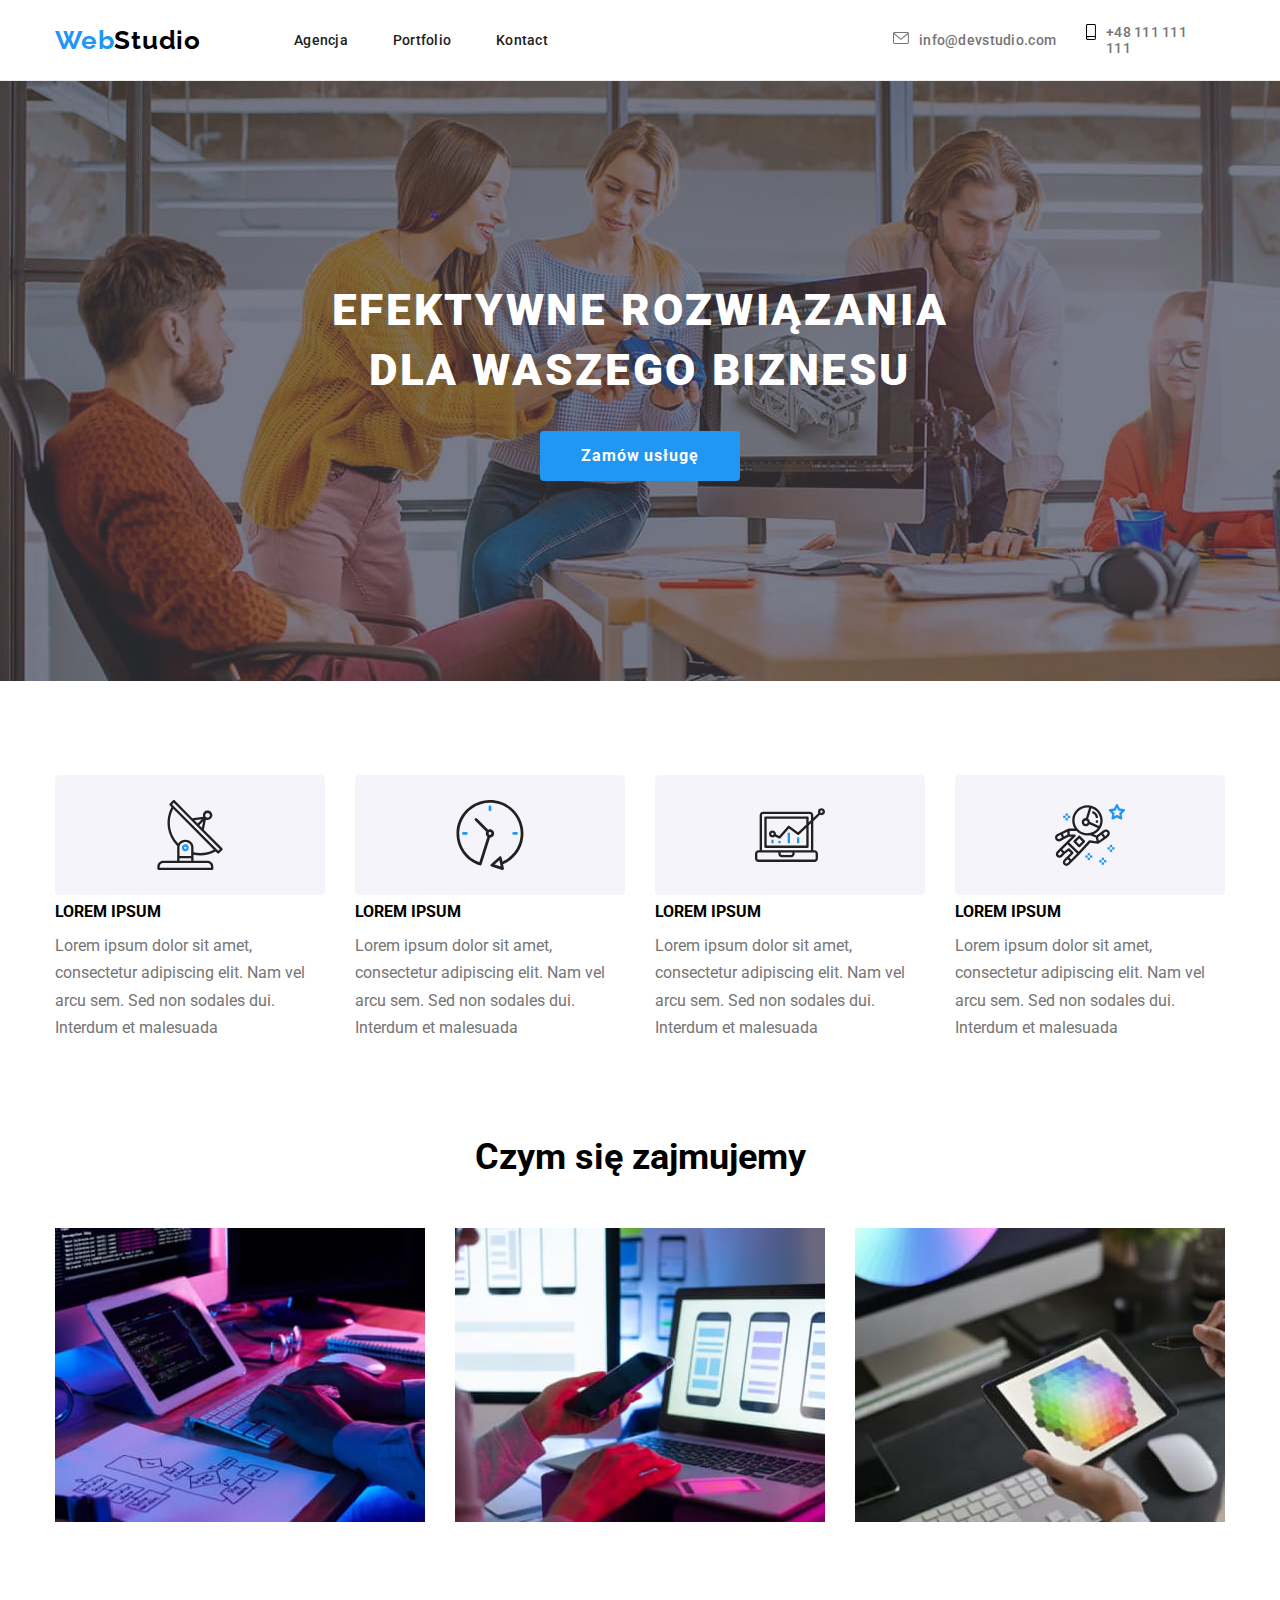
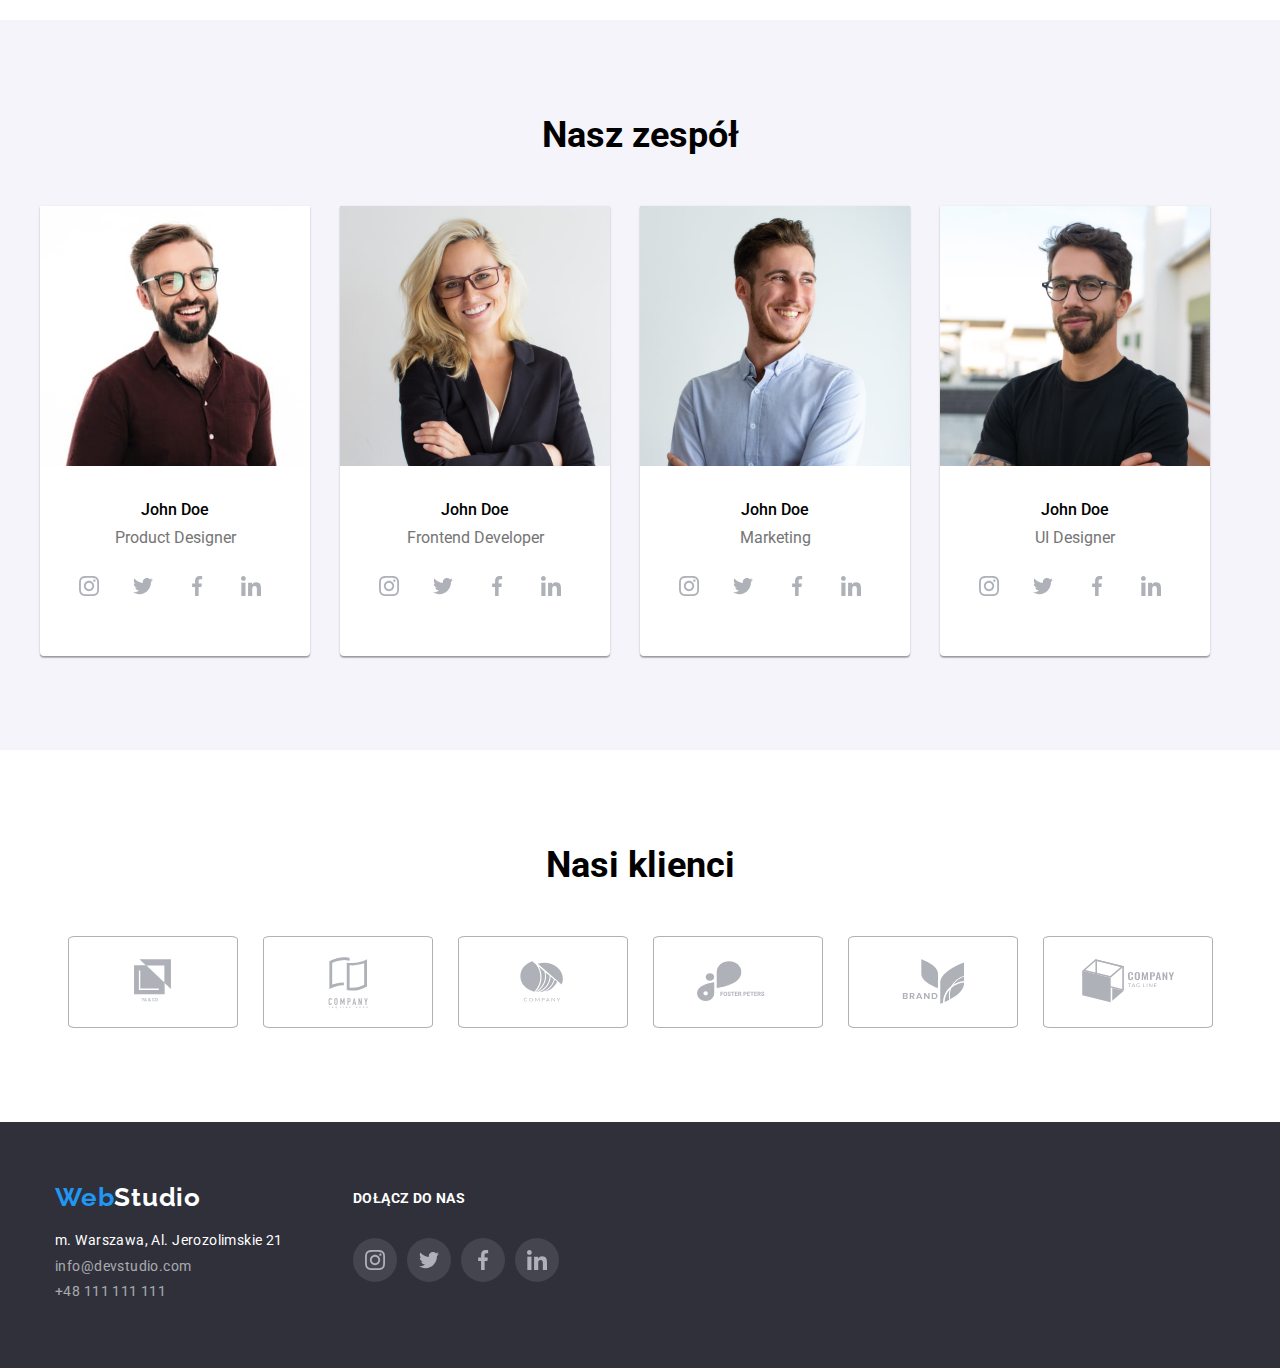
<file: index.html>
<!DOCTYPE html>
<html lang="pl">
  <head>
    <link
      rel="stylesheet"
      href="https://cdnjs.cloudflare.com/ajax/libs/modern-normalize/1.0.0/modern-normalize.min.css"
    />
    <link href="./css/styles.css" rel="stylesheet" />
    <link rel="preconnect" href="https://fonts.googleapis.com" />
    <link rel="preconnect" href="https://fonts.gstatic.com" crossorigin />
    <link
      href="https://fonts.googleapis.com/css2?family=Raleway:wght@700&family=Roboto:wght@400;500;700;900&display=swap"
      rel="stylesheet"
    />

    <title>Webstudio</title>
  </head>
  <body>
    <header class="header">
      <div class="container">
        <a class="logo-link" href="./index.html"
          ><span class="title">Web</span>Studio</a
        >
        <nav class="navigation">
          <ul class="list1">
            <li><a class="list1-link" href="#">Agencja</a></li>
            <li><a class="list1-link" href="./portfolio.html">Portfolio</a></li>
            <li><a class="list1-link" href="#">Kontact</a></li>
          </ul>
        </nav>
        <ul class="adres-list">
          <li>
            <a class="mail" href="mailto:info@devstudio.com">
              <svg class="envelope" height="12" width="16">
                <use href="./images/icons.svg#envelope"></use></svg
              >info@devstudio.com</a
            >
          </li>
          <li>
            <a class="phone" href="tel:+48111111111"
              ><svg class="smartphone" height="16" width="10">
                <use href="./images/icons.svg#smartphone"></use></svg
              >+48 111 111 111</a
            >
          </li>
        </ul>
      </div>
    </header>
    <main>
      <section class="section">
        <div class="section1">
          <h1 class="headline1">
            EFEKTYWNE ROZWIĄZANIA<br />
            DLA WASZEGO BIZNESU
          </h1>
          <button class="button1" type="button">Zamów usługę</button>
        </div>
      </section>
      <section class="container section">
        <ul class="list2">
          <li>
            <svg height="120" width="270">
              <use href="./images/icons.svg#group"></use>
            </svg>
            <h4 class="headline4">LOREM IPSUM</h4>
            <p>
              Lorem ipsum dolor sit amet, consectetur adipiscing elit. Nam vel
              arcu sem. Sed non sodales dui. Interdum et malesuada
            </p>
          </li>
          <li>
            <svg height="120" width="270">
              <use href="./images/icons.svg#group1"></use>
            </svg>
            <h4 class="headline4">LOREM IPSUM</h4>
            <p>
              Lorem ipsum dolor sit amet, consectetur adipiscing elit. Nam vel
              arcu sem. Sed non sodales dui. Interdum et malesuada
            </p>
          </li>
          <li>
            <svg height="120" width="270">
              <use href="./images/icons.svg#group2"></use>
            </svg>
            <h4 class="headline4">LOREM IPSUM</h4>
            <p>
              Lorem ipsum dolor sit amet, consectetur adipiscing elit. Nam vel
              arcu sem. Sed non sodales dui. Interdum et malesuada
            </p>
          </li>
          <li>
            <svg height="120" width="270">
              <use href="./images/icons.svg#group3"></use>
            </svg>
            <h4 class="headline4">LOREM IPSUM</h4>
            <p>
              Lorem ipsum dolor sit amet, consectetur adipiscing elit. Nam vel
              arcu sem. Sed non sodales dui. Interdum et malesuada
            </p>
          </li>
        </ul>
      </section>
      <section class="container section">
        <h2 class="headline2">Czym się zajmujemy</h2>
        <ul class="list3">
          <li>
            <img
              src="images/box.jpg"
              width="370"
              height="294"
              alt="Typeing code on tablet"
            />
          </li>
          <li>
            <img
              src="images/box1.jpg"
              width="370"
              height="294"
              alt="Comparing screen on laptop and smartphone"
            />
          </li>
          <li>
            <img
              src="images/box2.jpg"
              width="370"
              height="294"
              alt="Chooesing color on tablet"
            />
          </li>
        </ul>
      </section>
      <section>
        <div class="section4">
          <h2 class="headline3">Nasz zespół</h2>
          <ul class="container list4">
            <li>
              <figure class="figure">
                <img
                  class="figure-img"
                  src="images/img1.jpg"
                  width="270"
                  height="260"
                  alt="John Doe"
                />
                <figcaption>
                  <span class="figcaption">John Doe</span>
                  <p class="figcaption-p">Product Designer</p>
                  <div class="social-list">
                    <a class="social-list-link" href="#"
                      ><svg class="social-icon" height="44" width="44">
                        <use href="./images/icons.svg#instagram"></use></svg
                    ></a>
                    <a class="social-list-link" href="#"
                      ><svg class="social-icon" height="44" width="44">
                        <use href="./images/icons.svg#twitter"></use></svg
                    ></a>
                    <a class="social-list-link" href="#"
                      ><svg class="social-icon" height="44" width="44">
                        <use href="./images/icons.svg#facebook"></use></svg
                    ></a>
                    <a class="social-list-link" href="#"
                      ><svg class="social-icon" height="44" width="44">
                        <use href="./images/icons.svg#linkedin"></use></svg
                    ></a>
                  </div>
                </figcaption>
              </figure>
            </li>
            <li>
              <figure class="figure">
                <img
                  class="figure-img"
                  src="images/img2.jpg"
                  width="270"
                  height="260"
                  alt="John Doe"
                />
                <figcaption>
                  <span class="figcaption">John Doe</span>
                  <p class="figcaption-p">Frontend Developer</p>
                  <div class="social-list">
                    <a class="social-list-link" href="#"
                      ><svg class="social-icon" height="44" width="44">
                        <use href="./images/icons.svg#instagram"></use></svg
                    ></a>
                    <a class="social-list-link" href="#"
                      ><svg class="social-icon" height="44" width="44">
                        <use href="./images/icons.svg#twitter"></use></svg
                    ></a>
                    <a class="social-list-link" href="#"
                      ><svg class="social-icon" height="44" width="44">
                        <use href="./images/icons.svg#facebook"></use></svg
                    ></a>
                    <a class="social-list-link" href="#"
                      ><svg class="social-icon" height="44" width="44">
                        <use href="./images/icons.svg#linkedin"></use></svg
                    ></a>
                  </div>
                </figcaption>
              </figure>
            </li>
            <li>
              <figure class="figure">
                <img
                  class="figure-img"
                  src="images/img3.jpg"
                  width="270"
                  height="260"
                  alt="John Doe"
                />
                <figcaption>
                  <span class="figcaption">John Doe</span>
                  <p class="figcaption-p">Marketing</p>
                  <div class="social-list">
                    <a class="social-list-link" href="#"
                      ><svg class="social-icon" height="44" width="44">
                        <use href="./images/icons.svg#instagram"></use></svg
                    ></a>
                    <a class="social-list-link" href="#"
                      ><svg class="social-icon" height="44" width="44">
                        <use href="./images/icons.svg#twitter"></use></svg
                    ></a>
                    <a class="social-list-link" href="#"
                      ><svg class="social-icon" height="44" width="44">
                        <use href="./images/icons.svg#facebook"></use></svg
                    ></a>
                    <a class="social-list-link" href="#"
                      ><svg class="social-icon" height="44" width="44">
                        <use href="./images/icons.svg#linkedin"></use></svg
                    ></a>
                  </div>
                </figcaption>
              </figure>
            </li>
            <li>
              <figure class="figure">
                <img
                  class="figure-img"
                  src="images/img4.jpg"
                  width="270"
                  height="260"
                  alt="John Doe"
                />
                <figcaption>
                  <span class="figcaption">John Doe</span>
                  <p class="figcaption-p">UI Designer</p>
                  <div class="social-list">
                    <a class="social-list-link" href="#"
                      ><svg class="social-icon" height="44" width="44">
                        <use href="./images/icons.svg#instagram"></use></svg
                    ></a>
                    <a class="social-list-link" href="#"
                      ><svg class="social-icon" height="44" width="44">
                        <use href="./images/icons.svg#twitter"></use></svg
                    ></a>
                    <a class="social-list-link" href="#"
                      ><svg class="social-icon" height="44" width="44">
                        <use href="./images/icons.svg#facebook"></use></svg
                    ></a>
                    <a class="social-list-link" href="#"
                      ><svg class="social-icon" height="44" width="44">
                        <use href="./images/icons.svg#linkedin"></use></svg
                    ></a>
                  </div>
                </figcaption>
              </figure>
            </li>
          </ul>
        </div>
      </section>
      <section>
        <div class="section2">
          <h2 class="headline3">Nasi klienci</h2>
          <ul class="container list5">
            <li>
              <svg class="client-icon" height="92" width="170">
                <use href="./images/icons.svg#client"></use>
              </svg>
            </li>
            <li>
              <svg class="client-icon" height="92" width="170">
                <use href="./images/icons.svg#client1"></use>
              </svg>
            </li>
            <li>
              <svg class="client-icon" height="92" width="170">
                <use href="./images/icons.svg#client2"></use>
              </svg>
            </li>
            <li>
              <svg class="client-icon" height="92" width="170">
                <use href="./images/icons.svg#client3"></use>
              </svg>
            </li>
            <li>
              <svg class="client-icon" height="92" width="170">
                <use href="./images/icons.svg#client4"></use>
              </svg>
            </li>
            <li>
              <svg class="client-icon" height="92" width="170">
                <use href="./images/icons.svg#client5"></use>
              </svg>
            </li>
          </ul>
        </div>
      </section>
    </main>
    <footer class="footer1">
      <div class="container footer2">
        <div>
          <a class="logo-link1" href="./index.html"
            >Web<span class="title1">Studio</span></a
          >
          <div class="footer-adress">
            <ul class="footer-adres-list">
              <li>m. Warszawa, Al. Jerozolimskie 21</li>

              <li>
                <a class="mail1" href="mailto:info@devstudio.com"
                  >info@devstudio.com</a
                >
              </li>

              <li>
                <a class="phone1" href="tel:+48111111111">+48 111 111 111</a>
              </li>
            </ul>
          </div>
        </div>
        <div class="footer-links">
          <div>DOŁĄCZ DO NAS</div>
          <ul class="social-list-footer">
            <li>
              <a class="social-list-link-footer" href="#"><svg class="social-icon-footer" height="44" width="44">
                <use href="./images/icons.svg#instagram"></use>
              </svg></a>
            </li>
            <li>
              <a class="social-list-link-footer" href="#"><svg class="social-icon-footer" height="44" width="44">
                <use href="./images/icons.svg#twitter"></use>
              </svg></a>
            </li>
            <li>
              <a class="social-list-link-footer" href="#"><svg class="social-icon-footer" height="44" width="44">
                <use href="./images/icons.svg#facebook"></use>
              </svg></a>
            </li>
            <li>
              <a class="social-list-link-footer" href="#"><svg class="social-icon-footer" height="44" width="44">
                <use href="./images/icons.svg#linkedin"></use>
              </svg></a>
            </li>
          </ul>
        </div>
      </div>
    </footer>
  </body>
</html>
</file>
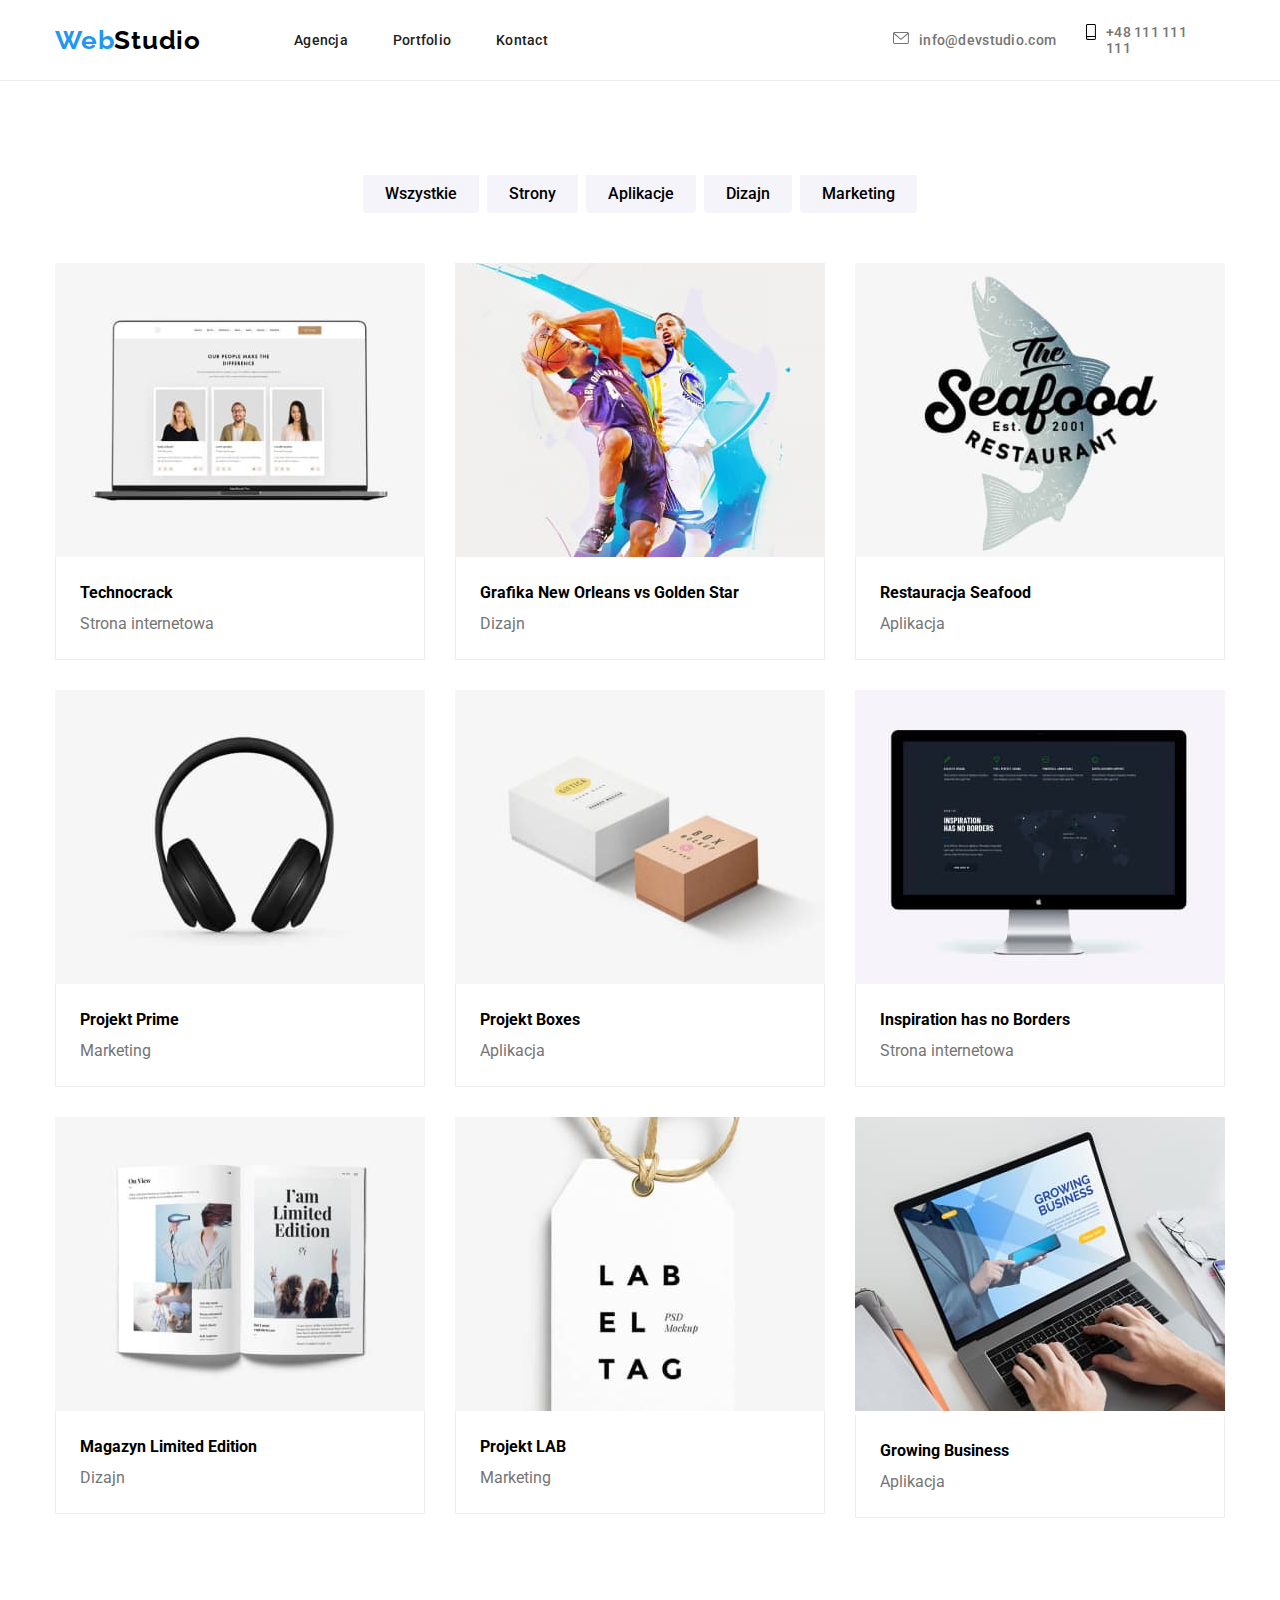
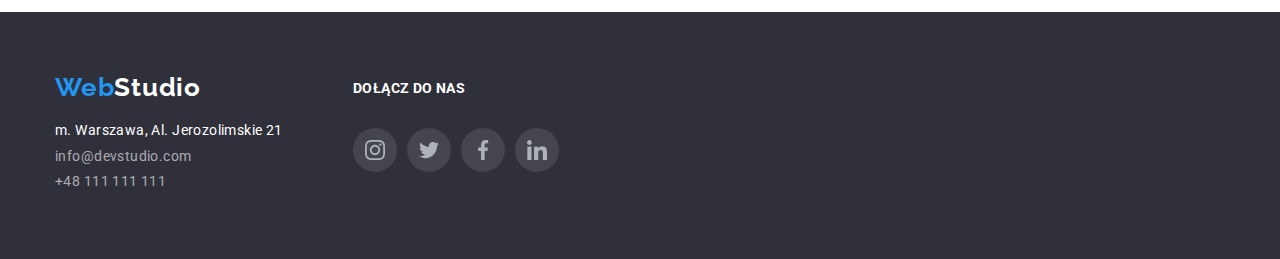
<file: portfolio.html>
<!DOCTYPE html>
<html lang="pl">
  <head>
    <link
      rel="stylesheet"
      href="https://cdnjs.cloudflare.com/ajax/libs/modern-normalize/1.0.0/modern-normalize.min.css"
    />
    <link href="./css/styles.css" rel="stylesheet" />
    <link rel="preconnect" href="https://fonts.googleapis.com" />
    <link rel="preconnect" href="https://fonts.gstatic.com" crossorigin />
    <link
      href="https://fonts.googleapis.com/css2?family=Raleway:wght@700&family=Roboto:wght@400;500;700;900&display=swap"
      rel="stylesheet"
    />
    <title>Portfolio</title>
  </head>
  <body>
    <header class="header">
      <div class="container">
        <a class="logo-link" href="./index.html"
          ><span class="title">Web</span>Studio</a
        >
        <nav class="navigation">
          <ul class="list1">
            <li><a class="list1-link" href="#">Agencja</a></li>
            <li><a class="list1-link" href="./portfolio.html">Portfolio</a></li>
            <li><a class="list1-link" href="#">Kontact</a></li>
          </ul>
        </nav>
        <ul class="adres-list">
          <li>
            <a class="mail" href="mailto:info@devstudio.com">
              <svg class="envelope" height="12" width="16">
                <use href="./images/icons.svg#envelope"></use></svg
              >info@devstudio.com</a
            >
          </li>
          <li>
            <a class="phone" href="tel:+48111111111"
              ><svg class="smartphone" height="16" width="10">
                <use href="./images/icons.svg#smartphone"></use></svg
              >+48 111 111 111</a
            >
          </li>
        </ul>
      </div>
    </header>
    <main>
      <section class="container">
        <div class="section1-1">
          <ul class="section-buttons">
            <li><button class="button1-1" type="button">Wszystkie</button></li>
            <li><button class="button1-1" type="button">Strony</button></li>
            <li><button class="button1-1" type="button">Aplikacje</button></li>
            <li><button class="button1-1" type="button">Dizajn</button></li>
            <li><button class="button1-1" type="button">Marketing</button></li>
          </ul>
        </div>
      </section>
      <section class="container section">
        <div class="portfolio-section">
          <ul class="list1-2">
            <li>
              <figure class="list1-2-figure">
                <img
                  class="img"
                  src="images/img5.jpg"
                  width="370"
                  height="294"
                  alt="Laptop with open internet page"
                />
                <figcaption class="list1-2-figcaption">
                  <span class="figcaption2">Technocrack</span>
                  <p class="figcaption2-text">Strona internetowa</p>
                </figcaption>
              </figure>
            </li>
            <li>
              <figure class="list1-2-figure">
                <img
                  class="img"
                  src="images/img6.jpg"
                  width="370"
                  height="294"
                  alt="Two players of basktetball during game"
                />
                <figcaption class="list1-2-figcaption">
                  <span class="figcaption2"
                    >Grafika New Orleans vs Golden Star</span
                  >
                  <p class="figcaption2-text">Dizajn</p>
                </figcaption>
              </figure>
            </li>
            <li>
              <figure class="list1-2-figure">
                <img
                  class="img"
                  src="images/img7.jpg"
                  width="370"
                  height="294"
                  alt="Seafood restaurant logo"
                />
                <figcaption class="list1-2-figcaption">
                  <span class="figcaption2">Restauracja Seafood</span>
                  <p class="figcaption2-text">Aplikacja</p>
                </figcaption>
              </figure>
            </li>
            <li>
              <figure class="list1-2-figure">
                <img
                  class="img"
                  src="images/img8.jpg"
                  width="370"
                  height="294"
                  alt="Headphones"
                />
                <figcaption class="list1-2-figcaption">
                  <span class="figcaption2">Projekt Prime</span>
                  <p class="figcaption2-text">Marketing</p>
                </figcaption>
              </figure>
            </li>
            <li>
              <figure class="list1-2-figure">
                <img
                  class="img"
                  src="images/img9.jpg"
                  width="370"
                  height="294"
                  alt="two boxes"
                />
                <figcaption class="list1-2-figcaption">
                  <span class="figcaption2">Projekt Boxes</span>
                  <p class="figcaption2-text">Aplikacja</p>
                </figcaption>
              </figure>
            </li>
            <li>
              <figure class="list1-2-figure">
                <img
                  class="img"
                  src="images/img10.jpg"
                  width="370"
                  height="294"
                  alt="monitor screen"
                />
                <figcaption class="list1-2-figcaption">
                  <span class="figcaption2">Inspiration has no Borders</span>
                  <p class="figcaption2-text">Strona internetowa</p>
                </figcaption>
              </figure>
            </li>
            <li>
              <figure class="list1-2-figure">
                <img
                  class="img"
                  src="images/img11.jpg"
                  width="370"
                  height="294"
                  alt="open book"
                />
                <figcaption class="list1-2-figcaption">
                  <span class="figcaption2">Magazyn Limited Edition</span>
                  <p class="figcaption2-text">Dizajn</p>
                </figcaption>
              </figure>
            </li>
            <li>
              <figure class="list1-2-figure">
                <img
                  class="img"
                  src="images/img12.jpg"
                  width="370"
                  height="294"
                  alt="tag"
                />
                <figcaption class="list1-2-figcaption">
                  <span class="figcaption2">Projekt LAB</span>
                  <p class="figcaption2-text">Marketing</p>
                </figcaption>
              </figure>
            </li>
            <li>
              <figure class="list1-2-figure">
                <img
                  src="images/img13.jpg"
                  width="370"
                  height="294"
                  alt="Somebody working on laptop"
                />
                <figcaption class="list1-2-figcaption">
                  <span class="figcaption2">Growing Business</span>
                  <p class="figcaption2-text">Aplikacja</p>
                </figcaption>
              </figure>
            </li>
          </ul>
        </div>
      </section>
    </main>
    <footer class="footer1">
      <div class="container footer2">
        <div>
          <a class="logo-link1" href="./index.html"
            >Web<span class="title1">Studio</span></a
          >
          <div class="footer-adress">
            <ul class="footer-adres-list">
              <li>m. Warszawa, Al. Jerozolimskie 21</li>

              <li>
                <a class="mail1" href="mailto:info@devstudio.com"
                  >info@devstudio.com</a
                >
              </li>

              <li>
                <a class="phone1" href="tel:+48111111111">+48 111 111 111</a>
              </li>
            </ul>
          </div>
        </div>
        <div class="footer-links">
          <div>DOŁĄCZ DO NAS</div>
          <ul class="social-list-footer">
            <li>
              <a class="social-list-link-footer" href="#"><svg class="social-icon-footer" height="44" width="44">
                <use href="./images/icons.svg#instagram"></use>
              </svg></a>
            </li>
            <li>
              <a class="social-list-link-footer" href="#"><svg class="social-icon-footer" height="44" width="44">
                <use href="./images/icons.svg#twitter"></use>
              </svg></a>
            </li>
            <li>
              <a class="social-list-link-footer" href="#"><svg class="social-icon-footer" height="44" width="44">
                <use href="./images/icons.svg#facebook"></use>
              </svg></a>
            </li>
            <li>
              <a class="social-list-link-footer" href="#"><svg class="social-icon-footer" height="44" width="44">
                <use href="./images/icons.svg#linkedin"></use>
              </svg></a>
            </li>
          </ul>
        </div>
      </div>
    </footer>
  </body>
</html>
</file>
<file: css/styles.css>
:root {
  --white: #fff;
  --brand-color: #2196f3;
  --black: #000;
  --shadow: #2f303a;
  --shadow2: #212121;
}
body {
  color: #757575;
  background: var(--white);
  font-family: "Roboto", "raleway", sans-serif;
  font-weight: 400;
  margin: 0;
}
.container {
  max-width: 1200px;
  width: 100%;
  margin: 0 auto;
  padding: 0 15px;
}
.header > .container {
  height: 80px;
  display: flex;
  align-items: center;
}
.header {
  background: var(--white);
  border-bottom: 1px solid #ececec;
}
.title {
  color: var(--brand-color);
}
.headline4 {
  font-weight: 700;
  line-height: 1.17;
  color: var(--black);
  margin-bottom: 10px;
}
.logo-link {
  font-family: "Raleway";

  font-weight: 700;
  font-size: 26px;
  line-height: 1.17;
  letter-spacing: 0.03em;
  color: var(--black);
  text-decoration: none;
}
.section1 {
  height: 600px;
  display: flex;
  flex-direction: column;
  align-items: center;
  justify-content: center;
  background-image: linear-gradient(
      rgba(98, 100, 110, 0.4),
      rgba(98, 100, 110, 0.4)
    ),
    url("../images/Background.jpg");
  background-repeat: no-repeat;
  background-size: cover;
}
.section {
  padding-bottom: 94px;
}
.section > .section1 {
  max-width: 1600px;
  width: 100%;
  margin: 0 auto;
  padding: 0 15px;
}
.headline1 {
  font-weight: 900;
  font-size: 44px;
  line-height: 1.36;

  text-align: center;
  letter-spacing: 0.06em;
  text-transform: uppercase;

  color: var(--white);
  margin: 0;
}

.list1 {
  font-weight: 500;
  font-size: 14px;
  line-height: 1.17;
  letter-spacing: 0.02em;
  list-style: none;
  color: var(--shadow2);
  text-decoration: none;
  display: flex;
  justify-content: space-between;
  padding-left: 0;
  width: 254px;
}
.navigation {
  display: flex;
  margin-left: 93px;
}
.list1-link {
  text-decoration: none;
  color: var(--shadow2);
}

.list1 :hover {
  color: var(--brand-color);
  text-decoration: none;
}
.list1 :focus {
  color: var(--brand-color);
  text-decoration: none;
}
.button1 {
  background: var(--brand-color);

  cursor: pointer;

  font-weight: 700;
  font-size: 16px;
  line-height: 1.87;

  text-align: center;
  letter-spacing: 0.06em;

  color: var(--white);
  border-radius: 4px;
  border-style: none;
  height: 50px;
  width: 200px;
  margin-top: 30px;
}
.adres-list {
  display: flex;
  justify-content: space-between;
  align-items: center;
  line-height: 1.17;
  padding-left: 0%;
  margin-left: 345px;
  width: 321px;
}
.footer-adres-list {
  list-style: none;
  line-height: 1.17;
  display: flex;
  flex-direction: column;
  justify-content: space-around;
  padding-left: 0%;
}
.mail {
  font-weight: 500;
  font-size: 14px;
  letter-spacing: 0.02em;
  text-decoration: none;
  color: #757575;
  display: flex;
  fill: #757575;
}
.mail:hover {
  color: var(--brand-color);
  text-decoration: none;
  fill: var(--color2, #2196f3);
}
.mail:focus {
  color: var(--brand-color);
  text-decoration: none;
  fill: var(--color2, #2196f3);
}
.mail1:hover {
  color: var(--brand-color);
  text-decoration: none;
}
.mail1:focus {
  color: var(--brand-color);
  text-decoration: none;
}
.phone {
  font-weight: 500;
  font-size: 14px;
  letter-spacing: 0.02em;
  display: flex;
  color: #757575;
  text-decoration: none;
}
.phone:hover {
  color: var(--brand-color);
  text-decoration: none;
  fill: var(--color2, #2196f3);
}
.phone:focus {
  color: var(--brand-color);
  text-decoration: none;
  fill: var(--color2, #2196f3);
}
.phone1:hover {
  color: var(--brand-color);
  text-decoration: none;
}
.phone1:focus {
  color: var(--brand-color);
  text-decoration: none;
}

.headline2 {
  color: var(--black);
  text-align: center;
  font-weight: 700;
  font-size: 36px;
  line-height: 1.17;
  margin-top: 0px;
}
.list2 {
  list-style: none;
  text-align: left;
  line-height: 1.71;
  display: flex;

  padding-left: 0%;
  margin-top: 0px;
  margin-bottom: 0px;
}
.list2 li {
  text-decoration: none;
}
.list2 li:nth-child(1n + 2) {
  margin-left: 30px;
}
.headline3 {
  color: var(--black);
  text-align: center;
  font-weight: 700;
  font-size: 36px;
  line-height: 1.17;
  margin-bottom: 50px;
  margin-top: 94px;
}
.list3 {
  list-style: none;
  display: flex;
  justify-content: space-between;
  padding-left: 0%;
  margin-top: 50px;
}
.list3 li {
  text-decoration: none;
}
.list4 {
  text-align: center;
  list-style: none;
  display: flex;

  padding-left: 0%;
}
.list4 li {
  text-decoration: none;
  background-color: var(--white);
  box-shadow: 0px 1px 3px rgba(0, 0, 0, 0.12), 0px 1px 1px rgba(0, 0, 0, 0.14),
    0px 2px 1px rgba(0, 0, 0, 0.2);
  border-radius: 0px 0px 4px 4px;
}
.list4 li:nth-child(1n + 2) {
  margin-left: 30px;
}
.figure {
  margin: 0;
  margin-bottom: 30px;
}
.figcaption {
  font-weight: 500;
  text-align: center;
  color: var(--black);
  line-height: 1.17;
}
.figure-img {
  margin-bottom: 30px;
}
.figcaption-p {
  margin-top: 10px;
}
.section4 {
  background: #f5f4fa;
  display: flex;
  flex-direction: column;
  justify-content: space-around;
  padding-bottom: 94px;
}
.footer1 {
  background: var(--shadow);
  display: flex;
  flex-direction: column;
  justify-content: center;
  padding-top: 60px;
  padding-bottom: 60px;
}
.footer-adress {
  margin-top: 20px;
  font-size: 14px;
  line-height: 1.71;

  letter-spacing: 0.03em;

  color: var(--white);
  display: flex;
}
.footer-links {
  display: flex;
  flex-direction: column;
  justify-content: space-around;
  margin-left: 70px;

  font-family: "Roboto";
  font-style: normal;
  font-weight: 700;
  font-size: 14px;
  line-height: 16px;
  letter-spacing: 0.03em;
  color: var(--white);
}
.footer2 {
  display: flex;
}
.mail1 {
  text-decoration: none;
  color: rgba(255, 255, 255, 0.6);
}
.phone1 {
  text-decoration: none;
  color: rgba(255, 255, 255, 0.6);
}
.logo-link1 {
  font-family: "Raleway";

  font-weight: 700;
  font-size: 26px;
  line-height: 1.17;
  letter-spacing: 0.03em;
  color: var(--brand-color);
  text-decoration: none;
}
.title1 {
  color: var(--white);
}

.section-buttons {
  list-style: none;

  text-align: center;
  display: flex;
  justify-content: center;
  padding-left: 0%;
  padding-top: 94px;
  padding-bottom: 50px;
}
.button1-1 {
  font-weight: 500;
  font-family: "Roboto";
  border-style: none;
  background: #f5f4fa;
  cursor: pointer;
  line-height: 1.62;
  border-radius: 0px 0px 4px 4px;
  padding: 6px 22px 6px 22px;
}
.button1-1:active {
  background: var(--brand-color);
}
.section-buttons li:nth-child(1n + 2) {
  margin-left: 8px;
}
.button1-1:hover {
  color: var(--white);
  background-color: var(--brand-color);
  box-shadow: 0px 1px 3px rgba(0, 0, 0, 0.12), 0px 1px 1px rgba(0, 0, 0, 0.14),
    0px 2px 1px rgba(0, 0, 0, 0.2);
  border-radius: 0px 0px 4px 4px;
}

.button1-1:focus {
  color: var(--white);
  background-color: var(--brand-color);
  box-shadow: 0px 1px 3px rgba(0, 0, 0, 0.12), 0px 1px 1px rgba(0, 0, 0, 0.14),
    0px 2px 1px rgba(0, 0, 0, 0.2);
  border-radius: 0px 0px 4px 4px;
}

.figcaption1 {
  font-family: "Roboto";
  font-weight: 700;
  color: var(--black);
}
.figcaption2 {
  font-family: "Roboto";
  font-weight: 700;
  color: var(--black);
  line-height: 2;
  margin-left: 24px;
}
.figcaption2-text {
  line-height: 1.87;
  margin-left: 24px;
  margin-bottom: 20px;
}
.adres-list {
  list-style: none;
}
.portfolio-section {
  display: flex;
}
.list1-2 {
  list-style: none;
  display: flex;
  flex-wrap: wrap;
  justify-content: space-between;
  padding-left: 0px;
}
.list1-2 li:nth-child(-n + 6) {
  margin-bottom: 30px;
}
.list1-2-figure {
  background: #ffffff;
  margin-inline-start: 0px;
  margin-inline-end: 0px;
  margin-top: 0px;
  margin-bottom: 0px;
}
.list1-2 li :hover {
  box-shadow: 0px 1px 3px rgba(0, 0, 0, 0.12), 0px 1px 1px rgba(0, 0, 0, 0.14),
    0px 2px 1px rgba(0, 0, 0, 0.2);
  border-radius: 0px 0px 4px 4px;
}
.list1-2-figcaption {
  background: #ffffff;
  border-bottom: 1px solid #eeeeee;
  border-left: 1px solid #eeeeee;
  border-right: 1px solid #eeeeee;
  padding-top: 20px;
}
.logo-link:hover {
  color: var(--brand-color);
}
.logo-link:focus {
  color: var(--brand-color);
}
.logo-link1:hover {
  color: var(--white);
}
.logo-link1:focus {
  color: var(--white);
}
.img {
  display: block;
}
.adres-list li:first-child {
  margin-right: 30px;
}
.footer-adres-list li {
  margin-bottom: 9px;
}
ul {
  margin: 0;
  padding: 0;
}
h1 {
  margin: 0;
  padding: 0;
}
h2 {
  margin: 0;
  padding: 0;
}
h3 {
  margin: 0;
  padding: 0;
}
h4 {
  margin: 0;
  padding: 0;
}
p {
  margin: 0;
  padding: 0;
}
.list5 {
  display: flex;
  justify-content: space-around;
  padding-bottom: 94px;
  list-style: none;
}
.envelope {
  margin-right: 10px;
}
.smartphone {
  margin-right: 10px;
}

.social-list-link:hover,
.social-list-link:focus {
  background-color: #2196f3;
  fill: #ffffff;
}

.social-list-link {
  width: 44px;
  height: 44px;
  display: flex;
  justify-content: center;
  align-items: center;
  border-radius: 50%;
  background-color: #ffffff;
  fill: #afb1b8;
  margin-right: 10px;
}

.social-icon {
  width: 20px;
  height: 20px;
  display: flex;
  color: currentColor;
  justify-content: center;
  align-items: center;
}
.social-list {
  display: flex;
  justify-content: center;
  text-decoration: none;
  padding-top: 16px;
  padding-bottom: 18px;
}
.social-list-link-footer:hover,
.social-list-link-footer:focus {
  background-color: #2196f3;
  fill: #ffffff;
}

.social-list-link-footer {
  width: 44px;
  height: 44px;
  display: flex;
  justify-content: center;
  align-items: center;
  border-radius: 50%;
  background-color: rgba(255, 255, 255, 0.1);
  
  fill: #afb1b8;
  margin-right: 10px;
}

.social-icon-footer {
  width: 20px;
  height: 20px;
  display: flex;
  color: currentColor;
  justify-content: center;
  align-items: center;
}
.social-list-footer {
  display: flex;
  justify-content: center;
  text-decoration: none;
  padding-top: 16px;
  padding-bottom: 18px;
  list-style: none;
}

/*fill="#2196f3" style="fill: var(--color2, #2196f3)*/
.client-icon {
  width: 170px;
  height: 92px;
  border: 1px solid rgba(175, 177, 184, 1);
  border-radius: 4%;
  cursor: pointer;
  display: flex;
  justify-content: center;
  fill: #afb1b8;
}
.client-icon:hover,
.client-icon:focus {
  fill: #2196f3;
  border: 1px solid #2196f3;
}
</file>
